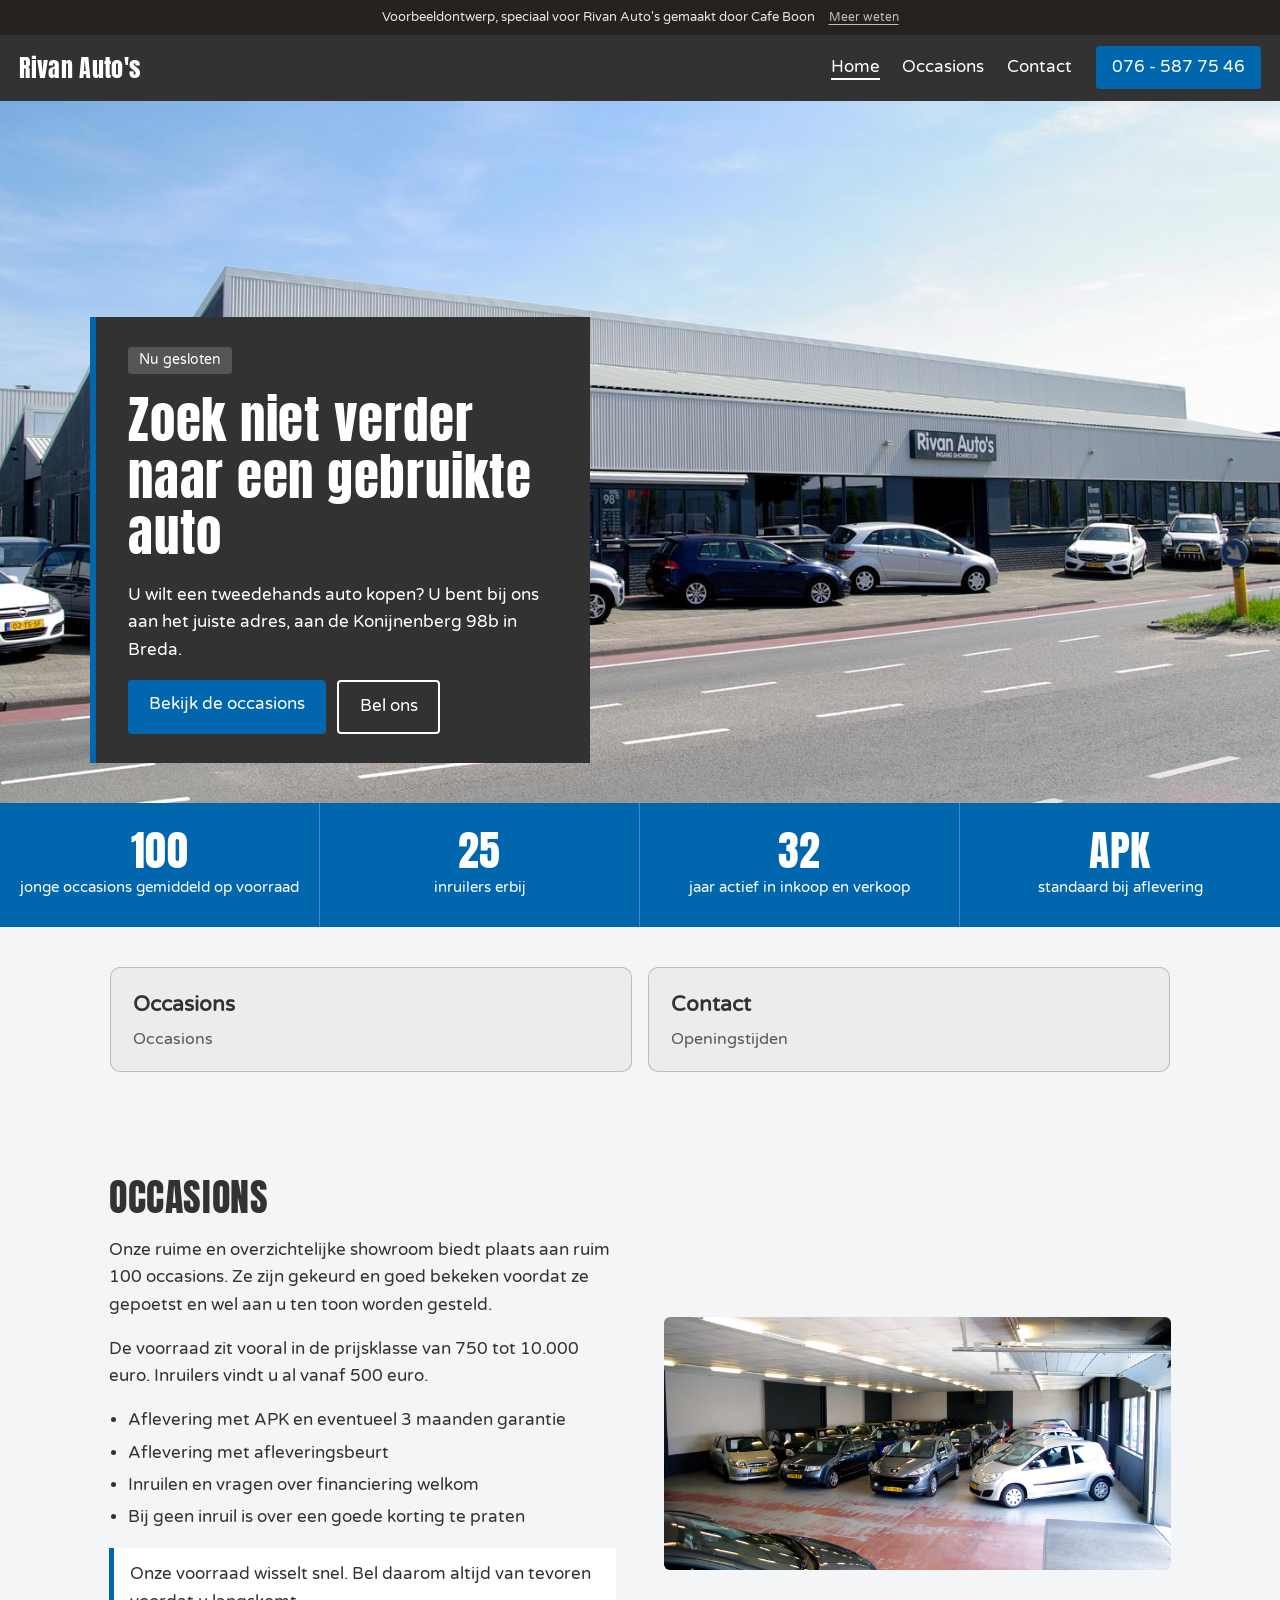
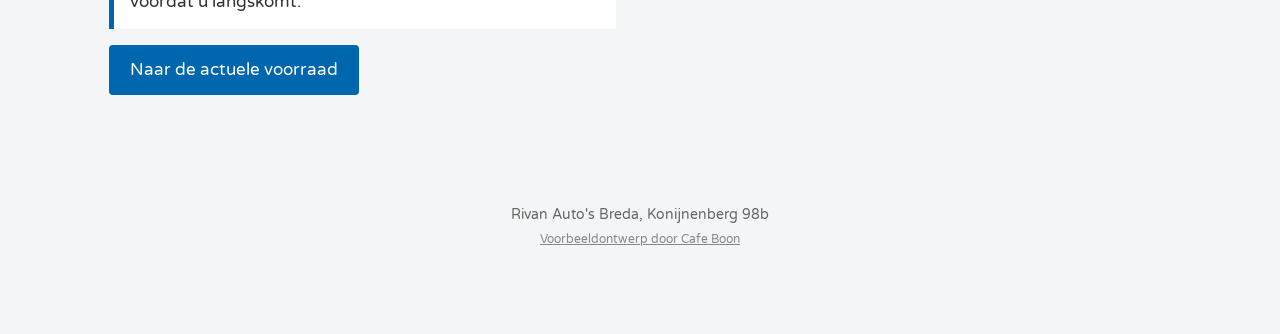
<file: index.html>
<!doctype html>
<html lang="nl">
<head>
<meta charset="utf-8">
<meta name="viewport" content="width=device-width, initial-scale=1">
<meta name="robots" content="noindex">
<title>Rivan Auto's Breda - Occasions aan de Konijnenberg</title>
<meta name="description" content="Rivan Auto's aan de Konijnenberg 98b in Breda. Gemiddeld 100 jonge occasions en 25 inruilers in een overdekte showroom. Ma t/m za open.">
<meta property="og:title" content="Rivan Auto's Breda">
<meta property="og:description" content="Gemiddeld 100 jonge occasions en 25 inruilers in een overdekte showroom.">
<meta property="og:image" content="images/pand.jpg">
<link rel="icon" type="image/svg+xml" href="images/favicon.svg">
<link rel="preconnect" href="https://fonts.googleapis.com">
<link rel="preconnect" href="https://fonts.gstatic.com" crossorigin>
<link href="https://fonts.googleapis.com/css2?family=Anton&family=Varela+Round&display=swap" rel="stylesheet">
<link rel="stylesheet" href="style.css">
</head>
<body>
<div class="vb-banner" role="note"><span>Voorbeeldontwerp, speciaal voor Rivan Auto's gemaakt door Cafe Boon</span><a href="https://cafeboon.com">Meer weten</a></div>
<header class="top">
<a class="logo" href="index.html">Rivan Auto's</a>
<nav><a aria-current="page" href="index.html">Home</a><a href="aanbod.html">Occasions</a><a href="contact.html">Contact</a></nav>
<a class="call" href="tel:+31765877546">076 - 587 75 46</a>
</header>
<div aria-label="Pagina's" class="sn-bar" role="navigation"><a aria-current="page" class="sn-link" href="index.html">Home</a><a class="sn-link" href="aanbod.html">Occasions</a><a class="sn-link" href="contact.html">Contact</a></div>
<section class="hero">
<img alt="Showroom van Rivan Auto's aan de Konijnenberg 98b in Breda" src="images/pand.jpg"/>
<div class="hero-card">
<p class="tag" id="status"></p>
<h1>Zoek niet verder naar een gebruikte auto</h1>
<p>U wilt een tweedehands auto kopen? U bent bij ons aan het juiste adres, aan de Konijnenberg 98b in Breda.</p>
<div class="actions">
<a class="btn" href="binnenkort.html">Bekijk de occasions</a>
<a class="btn ghost" href="tel:+31765877546">Bel ons</a>
</div>
</div>
</section>
<section class="facts">
<div><b>100</b><span>jonge occasions gemiddeld op voorraad</span></div>
<div><b>25</b><span>inruilers erbij</span></div>
<div><b>32</b><span>jaar actief in inkoop en verkoop</span></div>
<div><b>APK</b><span>standaard bij aflevering</span></div>
</section>
<div class="sn-cards"><a class="sn-card" href="aanbod.html"><strong>Occasions</strong><span>Occasions</span></a><a class="sn-card" href="contact.html"><strong>Contact</strong><span>Openingstijden</span></a></div>
<section class="wrap split">
<div>
<h2>Occasions</h2>
<p>Onze ruime en overzichtelijke showroom biedt plaats aan ruim 100 occasions. Ze zijn gekeurd en goed bekeken voordat ze gepoetst en wel aan u ten toon worden gesteld.</p>
<p>De voorraad zit vooral in de prijsklasse van 750 tot 10.000 euro. Inruilers vindt u al vanaf 500 euro.</p>
<ul class="ticks">
<li>Aflevering met APK en eventueel 3 maanden garantie</li>
<li>Aflevering met afleveringsbeurt</li>
<li>Inruilen en vragen over financiering welkom</li>
<li>Bij geen inruil is over een goede korting te praten</li>
</ul>
<p class="warn">Onze voorraad wisselt snel. Bel daarom altijd van tevoren voordat u langskomt.</p>
<p><a class="btn" href="binnenkort.html">Naar de actuele voorraad</a></p>
</div>
<img alt="Overdekte showroom met occasions" src="images/showroom.jpg"/>
</section>
<footer>
<p>Rivan Auto's Breda, Konijnenberg 98b</p>
<p class="credit"><a href="https://cafeboon.com">Voorbeeldontwerp door Cafe Boon</a></p>
</footer>
<a class="fab" href="tel:+31765877546">Bel</a>
<script>try{(function(){
  var h={1:[9,17],2:[9,18],3:[9,17],4:[9,18],5:[9,18],6:[9,17]};
  var n=new Date(),d=n.getDay(),m=n.getHours()+n.getMinutes()/60,el=document.getElementById('status');
  var r=document.querySelector('tr[data-d="'+d+'"]');if(r)r.className='today';
  if(h[d]&&m>=h[d][0]&&m<h[d][1]){el.textContent='Nu geopend tot '+h[d][1]+':00';el.className='tag yes'}else{el.textContent='Nu gesloten'}
})();}catch(e){}</script>
</body></html>
</file>
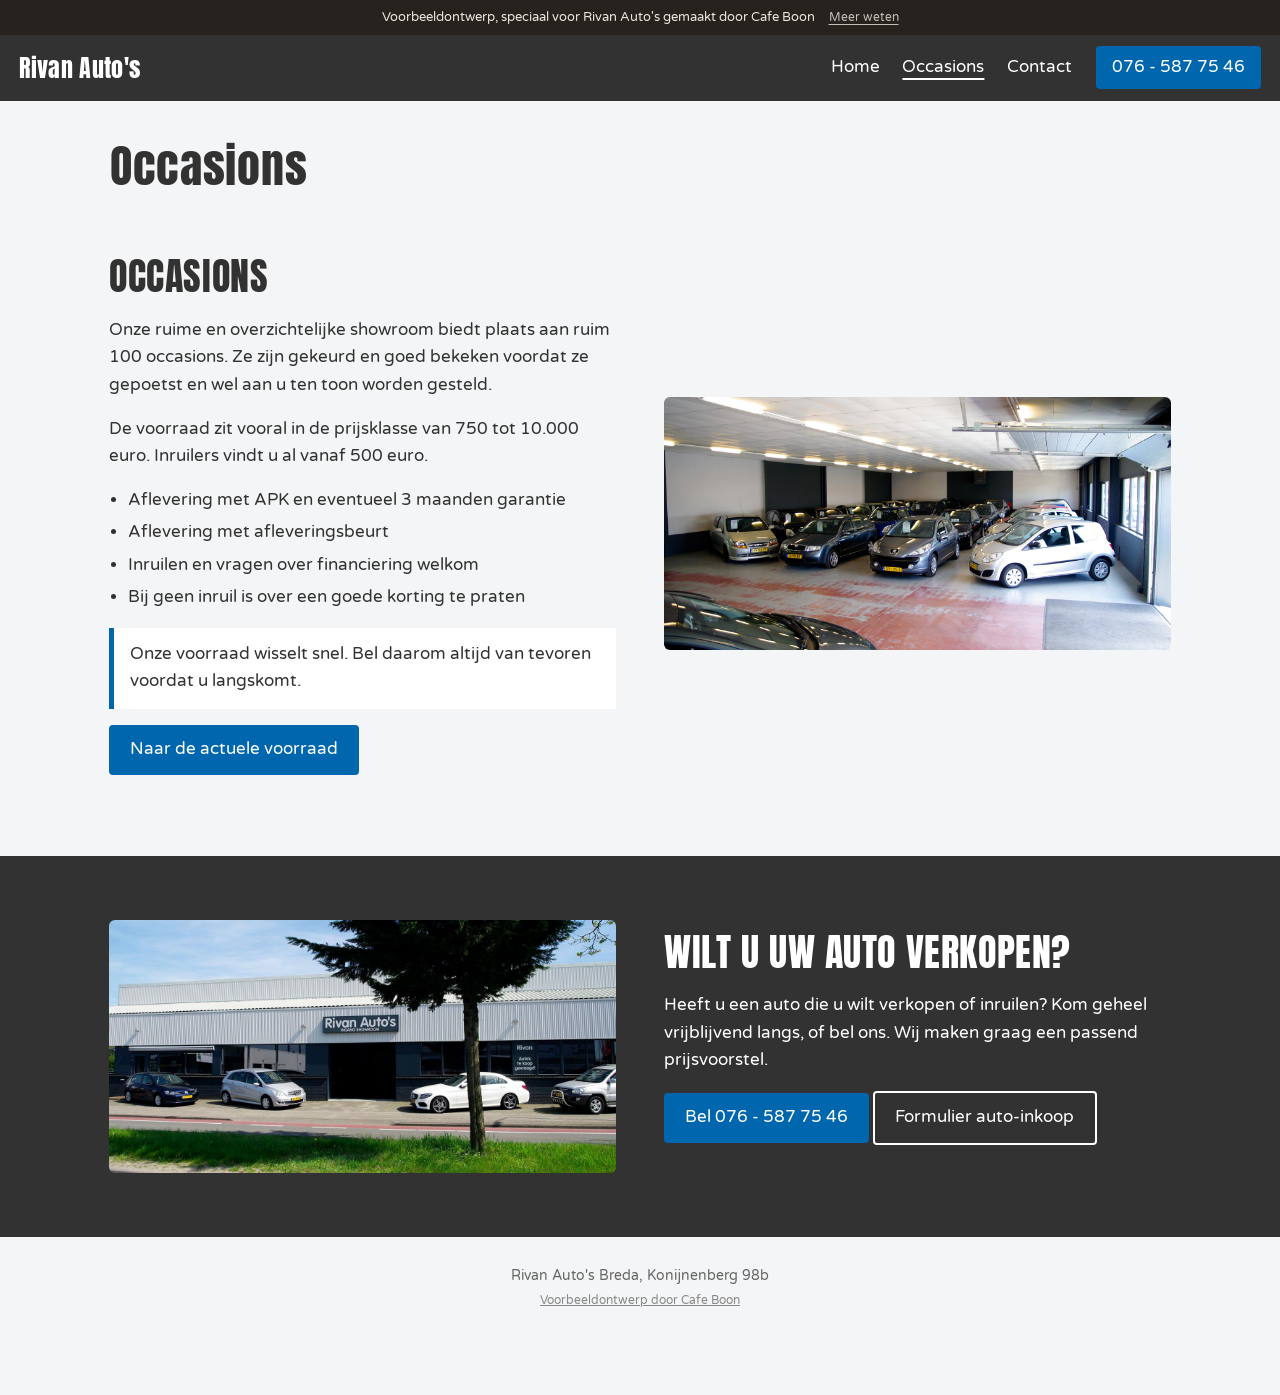
<file: aanbod.html>
<!doctype html>
<html lang="nl">
<head>
<meta charset="utf-8">
<meta name="viewport" content="width=device-width, initial-scale=1">
<meta name="robots" content="noindex">
<title>Occasions | Rivan Auto's Breda</title>
<meta name="description" content="Rivan Auto's aan de Konijnenberg 98b in Breda. Gemiddeld 100 jonge occasions en 25 inruilers in een overdekte showroom. Ma t/m za open.">
<meta property="og:title" content="Rivan Auto's Breda">
<meta property="og:description" content="Gemiddeld 100 jonge occasions en 25 inruilers in een overdekte showroom.">
<meta property="og:image" content="images/pand.jpg">
<link rel="icon" type="image/svg+xml" href="images/favicon.svg">
<link rel="preconnect" href="https://fonts.googleapis.com">
<link rel="preconnect" href="https://fonts.gstatic.com" crossorigin>
<link href="https://fonts.googleapis.com/css2?family=Anton&family=Varela+Round&display=swap" rel="stylesheet">
<link rel="stylesheet" href="style.css">
</head>
<body>
<div class="vb-banner" role="note"><span>Voorbeeldontwerp, speciaal voor Rivan Auto's gemaakt door Cafe Boon</span><a href="https://cafeboon.com">Meer weten</a></div>
<header class="top">
<a class="logo" href="index.html">Rivan Auto's</a>
<nav><a href="index.html">Home</a><a aria-current="page" href="aanbod.html">Occasions</a><a href="contact.html">Contact</a></nav>
<a class="call" href="tel:+31765877546">076 - 587 75 46</a>
</header>
<div aria-label="Pagina's" class="sn-bar" role="navigation"><a class="sn-link" href="index.html">Home</a><a aria-current="page" class="sn-link" href="aanbod.html">Occasions</a><a class="sn-link" href="contact.html">Contact</a></div>
<div class="sn-head"><h1>Occasions</h1></div>
<section class="wrap split" id="occasions">
<div>
<h2>Occasions</h2>
<p>Onze ruime en overzichtelijke showroom biedt plaats aan ruim 100 occasions. Ze zijn gekeurd en goed bekeken voordat ze gepoetst en wel aan u ten toon worden gesteld.</p>
<p>De voorraad zit vooral in de prijsklasse van 750 tot 10.000 euro. Inruilers vindt u al vanaf 500 euro.</p>
<ul class="ticks">
<li>Aflevering met APK en eventueel 3 maanden garantie</li>
<li>Aflevering met afleveringsbeurt</li>
<li>Inruilen en vragen over financiering welkom</li>
<li>Bij geen inruil is over een goede korting te praten</li>
</ul>
<p class="warn">Onze voorraad wisselt snel. Bel daarom altijd van tevoren voordat u langskomt.</p>
<p><a class="btn" href="binnenkort.html">Naar de actuele voorraad</a></p>
</div>
<img alt="Overdekte showroom met occasions" src="images/showroom.jpg"/>
</section>
<section class="band" id="inkoop">
<div class="wrap split rev">
<img alt="Ingang showroom, Auto's te koop gevraagd" src="images/showroom2.jpg"/>
<div>
<h2>Wilt u uw auto verkopen?</h2>
<p>Heeft u een auto die u wilt verkopen of inruilen? Kom geheel vrijblijvend langs, of bel ons. Wij maken graag een passend prijsvoorstel.</p>
<p><a class="btn" href="tel:+31765877546">Bel 076 - 587 75 46</a> <a class="btn ghost" href="auto-inkoop.html">Formulier auto-inkoop</a></p>
</div>
</div>
</section>
<footer>
<p>Rivan Auto's Breda, Konijnenberg 98b</p>
<p class="credit"><a href="https://cafeboon.com">Voorbeeldontwerp door Cafe Boon</a></p>
</footer>
<a class="fab" href="tel:+31765877546">Bel</a>
<script>try{(function(){
  var h={1:[9,17],2:[9,18],3:[9,17],4:[9,18],5:[9,18],6:[9,17]};
  var n=new Date(),d=n.getDay(),m=n.getHours()+n.getMinutes()/60,el=document.getElementById('status');
  var r=document.querySelector('tr[data-d="'+d+'"]');if(r)r.className='today';
  if(h[d]&&m>=h[d][0]&&m<h[d][1]){el.textContent='Nu geopend tot '+h[d][1]+':00';el.className='tag yes'}else{el.textContent='Nu gesloten'}
})();}catch(e){}</script>
</body></html>
</file>
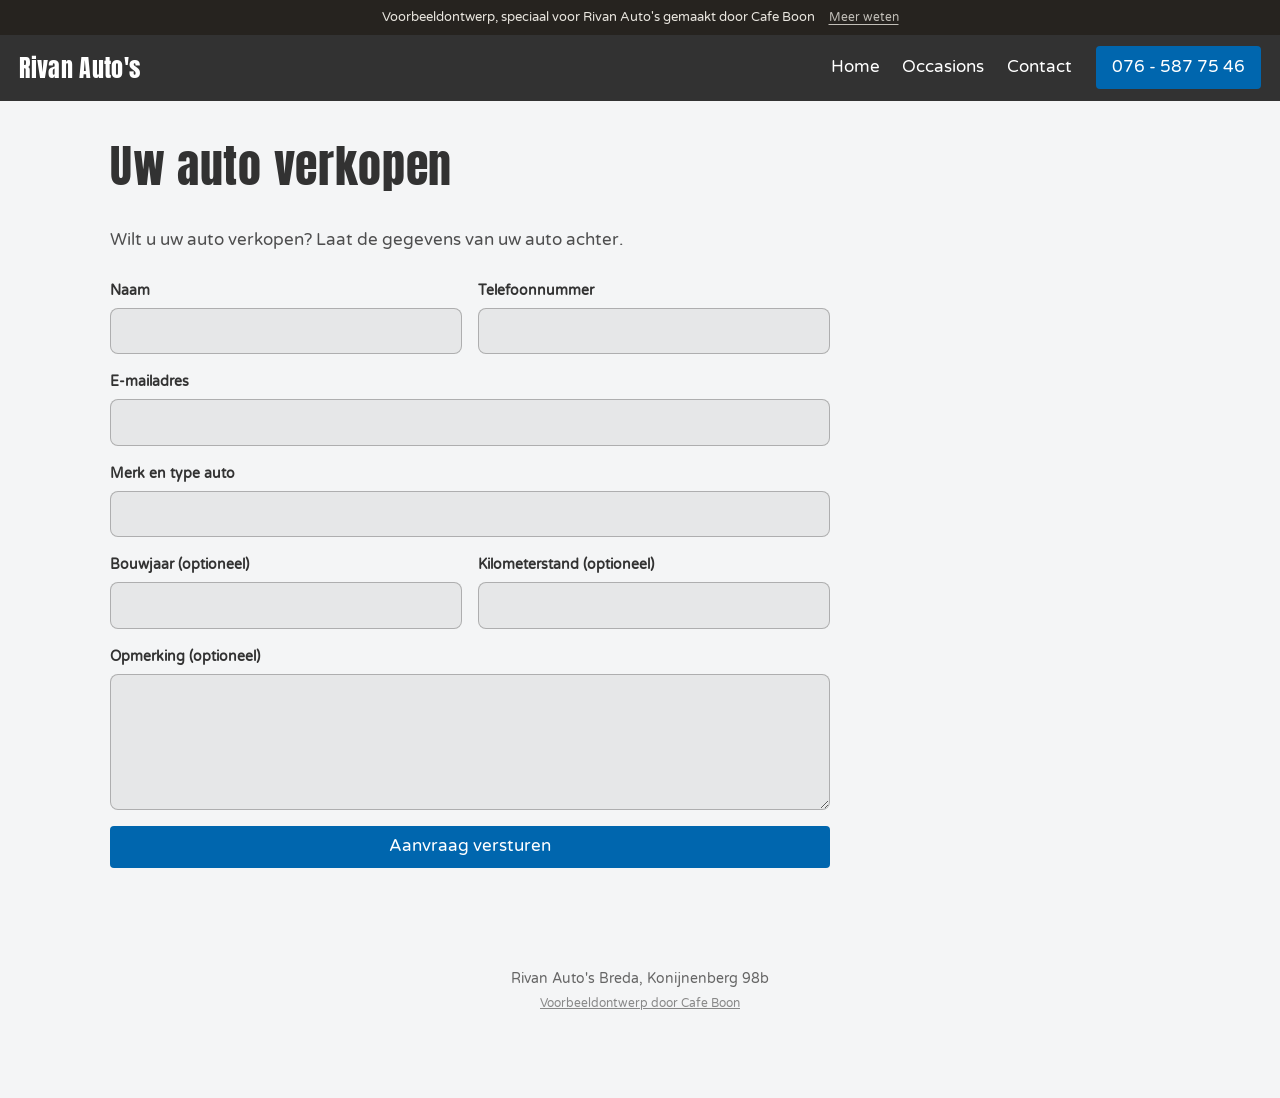
<file: auto-inkoop.html>
<!doctype html>
<html lang="nl">
<head>
<meta charset="utf-8">
<meta name="viewport" content="width=device-width, initial-scale=1">
<meta name="robots" content="noindex">
<title>Uw auto verkopen | Rivan Auto's</title>
<meta name="description" content="Uw auto verkopen bij Rivan Auto&#x27;s.">
<meta property="og:title" content="Rivan Auto's Breda">
<meta property="og:description" content="Gemiddeld 100 jonge occasions en 25 inruilers in een overdekte showroom.">
<meta property="og:image" content="images/pand.jpg">
<link rel="icon" type="image/svg+xml" href="images/favicon.svg">
<link rel="preconnect" href="https://fonts.googleapis.com">
<link rel="preconnect" href="https://fonts.gstatic.com" crossorigin>
<link href="https://fonts.googleapis.com/css2?family=Anton&family=Varela+Round&display=swap" rel="stylesheet">
<link rel="stylesheet" href="style.css">
</head>
<body>
<div class="vb-banner" role="note"><span>Voorbeeldontwerp, speciaal voor Rivan Auto's gemaakt door Cafe Boon</span><a href="https://cafeboon.com">Meer weten</a></div>
<header class="top">
<a class="logo" href="index.html">Rivan Auto's</a>
<nav><a href="index.html">Home</a><a href="aanbod.html">Occasions</a><a href="contact.html">Contact</a></nav>
<a class="call" href="tel:+31765877546">076 - 587 75 46</a>
</header>
<div aria-label="Pagina's" class="sn-bar" role="navigation"><a class="sn-link" href="index.html">Home</a><a class="sn-link" href="aanbod.html">Occasions</a><a class="sn-link" href="contact.html">Contact</a></div>
<div class="sn-head"><h1>Uw auto verkopen</h1></div>
<section class="sn-formsec" id="formulier"><div class="sn-formwrap"><p class="sn-lead">Wilt u uw auto verkopen? Laat de gegevens van uw auto achter.</p><form class="sn-form" id="sn-form"><div class="sn-field"><label for="naam">Naam</label><input id="naam" name="naam" type="text" required autocomplete="name"></div><div class="sn-field"><label for="tel">Telefoonnummer</label><input id="tel" name="tel" type="tel" required autocomplete="tel"></div><div class="sn-field full"><label for="email">E-mailadres</label><input id="email" name="email" type="email" required autocomplete="email"></div><div class="sn-field full"><label for="auto">Merk en type auto</label><input id="auto" name="auto" type="text" required></div><div class="sn-field"><label for="bouwjaar">Bouwjaar (optioneel)</label><input id="bouwjaar" name="bouwjaar" type="text"></div><div class="sn-field"><label for="km">Kilometerstand (optioneel)</label><input id="km" name="km" type="text"></div><div class="sn-field full"><label for="opm">Opmerking (optioneel)</label><textarea id="opm" name="opm" rows="5"></textarea></div><div class="sn-field full"><button class="btn" type="submit">Aanvraag versturen</button></div></form></div></section>
<script>(function(){var f=document.getElementById('sn-form');if(!f)return;f.addEventListener('submit',function(e){e.preventDefault();if(!f.checkValidity()){f.reportValidity();return;}var d=document.createElement('div');d.className='sn-done';d.setAttribute('role','status');d.tabIndex=-1;d.innerHTML='<h2>Bedankt voor uw aanvraag</h2><p>Dit is een voorbeeldwebsite van Cafe Boon. Uw aanvraag is daarom niet verstuurd. Neem voor een echte auto-inkoop contact op via <a href="tel:+31765877546">076 - 587 75 46</a>.</p>';f.parentNode.replaceChild(d,f);d.focus();});})();</script>
<footer>
<p>Rivan Auto's Breda, Konijnenberg 98b</p>
<p class="credit"><a href="https://cafeboon.com">Voorbeeldontwerp door Cafe Boon</a></p>
</footer>
<a class="fab" href="tel:+31765877546">Bel</a>
<script>try{(function(){
  var h={1:[9,17],2:[9,18],3:[9,17],4:[9,18],5:[9,18],6:[9,17]};
  var n=new Date(),d=n.getDay(),m=n.getHours()+n.getMinutes()/60,el=document.getElementById('status');
  var r=document.querySelector('tr[data-d="'+d+'"]');if(r)r.className='today';
  if(h[d]&&m>=h[d][0]&&m<h[d][1]){el.textContent='Nu geopend tot '+h[d][1]+':00';el.className='tag yes'}else{el.textContent='Nu gesloten'}
})();}catch(e){}</script>
</body></html>
</file>
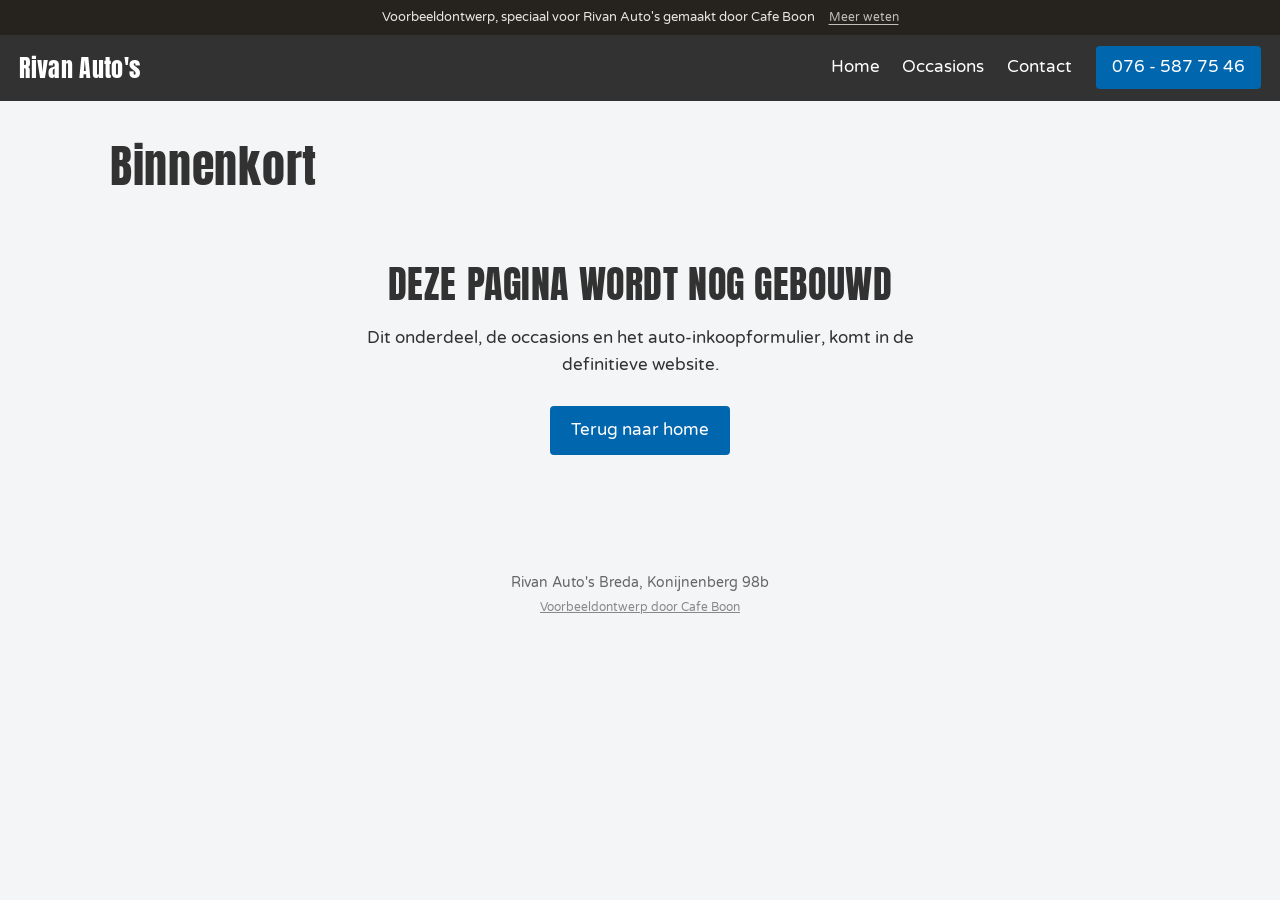
<file: binnenkort.html>
<!doctype html>
<html lang="nl">
<head>
<meta charset="utf-8">
<meta name="viewport" content="width=device-width, initial-scale=1">
<meta name="robots" content="noindex">
<title>Binnenkort | Rivan Auto's Breda</title>
<meta name="description" content="Rivan Auto's aan de Konijnenberg 98b in Breda. Gemiddeld 100 jonge occasions en 25 inruilers in een overdekte showroom. Ma t/m za open.">
<meta property="og:title" content="Rivan Auto's Breda">
<meta property="og:description" content="Gemiddeld 100 jonge occasions en 25 inruilers in een overdekte showroom.">
<meta property="og:image" content="images/pand.jpg">
<link rel="icon" type="image/svg+xml" href="images/favicon.svg">
<link rel="preconnect" href="https://fonts.googleapis.com">
<link rel="preconnect" href="https://fonts.gstatic.com" crossorigin>
<link href="https://fonts.googleapis.com/css2?family=Anton&family=Varela+Round&display=swap" rel="stylesheet">
<link rel="stylesheet" href="style.css">
</head>
<body>
<div class="vb-banner" role="note"><span>Voorbeeldontwerp, speciaal voor Rivan Auto's gemaakt door Cafe Boon</span><a href="https://cafeboon.com">Meer weten</a></div>
<header class="top">
<a class="logo" href="index.html">Rivan Auto's</a>
<nav><a href="index.html">Home</a><a href="aanbod.html">Occasions</a><a href="contact.html">Contact</a></nav>
<a class="call" href="tel:+31765877546">076 - 587 75 46</a>
</header>
<div aria-label="Pagina's" class="sn-bar" role="navigation"><a class="sn-link" href="index.html">Home</a><a class="sn-link" href="aanbod.html">Occasions</a><a class="sn-link" href="contact.html">Contact</a></div>
<div class="sn-head"><h1>Binnenkort</h1></div>
<section class="binnenkort"><div class="wrap" style="padding:72px 0;text-align:center"><h2>Deze pagina wordt nog gebouwd</h2><p style="max-width:34em;margin:14px auto 26px">Dit onderdeel, de occasions en het auto-inkoopformulier, komt in de definitieve website.</p><p><a class="btn" href="index.html">Terug naar home</a></p></div></section>
<footer>
<p>Rivan Auto's Breda, Konijnenberg 98b</p>
<p class="credit"><a href="https://cafeboon.com">Voorbeeldontwerp door Cafe Boon</a></p>
</footer>
<a class="fab" href="tel:+31765877546">Bel</a>
</body></html>
</file>
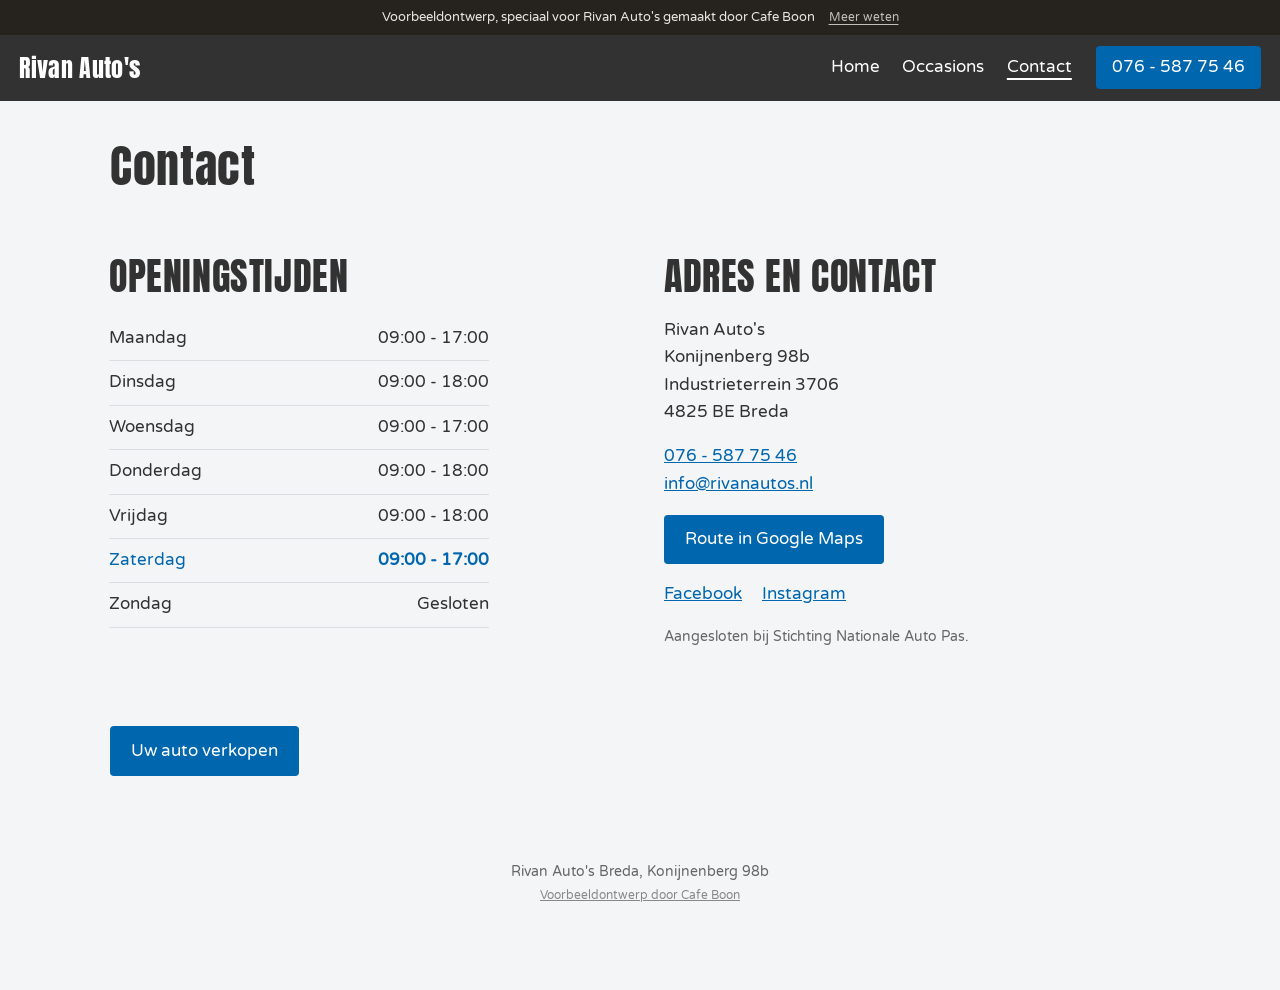
<file: contact.html>
<!doctype html>
<html lang="nl">
<head>
<meta charset="utf-8">
<meta name="viewport" content="width=device-width, initial-scale=1">
<meta name="robots" content="noindex">
<title>Contact | Rivan Auto's Breda</title>
<meta name="description" content="Rivan Auto's aan de Konijnenberg 98b in Breda. Gemiddeld 100 jonge occasions en 25 inruilers in een overdekte showroom. Ma t/m za open.">
<meta property="og:title" content="Rivan Auto's Breda">
<meta property="og:description" content="Gemiddeld 100 jonge occasions en 25 inruilers in een overdekte showroom.">
<meta property="og:image" content="images/pand.jpg">
<link rel="icon" type="image/svg+xml" href="images/favicon.svg">
<link rel="preconnect" href="https://fonts.googleapis.com">
<link rel="preconnect" href="https://fonts.gstatic.com" crossorigin>
<link href="https://fonts.googleapis.com/css2?family=Anton&family=Varela+Round&display=swap" rel="stylesheet">
<link rel="stylesheet" href="style.css">
</head>
<body>
<div class="vb-banner" role="note"><span>Voorbeeldontwerp, speciaal voor Rivan Auto's gemaakt door Cafe Boon</span><a href="https://cafeboon.com">Meer weten</a></div>
<header class="top">
<a class="logo" href="index.html">Rivan Auto's</a>
<nav><a href="index.html">Home</a><a href="aanbod.html">Occasions</a><a aria-current="page" href="contact.html">Contact</a></nav>
<a class="call" href="tel:+31765877546">076 - 587 75 46</a>
</header>
<div aria-label="Pagina's" class="sn-bar" role="navigation"><a class="sn-link" href="index.html">Home</a><a class="sn-link" href="aanbod.html">Occasions</a><a aria-current="page" class="sn-link" href="contact.html">Contact</a></div>
<div class="sn-head"><h1>Contact</h1></div>
<section class="wrap two" id="contact">
<div>
<h2>Openingstijden</h2>
<table>
<tr data-d="1"><th>Maandag</th><td>09:00 - 17:00</td></tr>
<tr data-d="2"><th>Dinsdag</th><td>09:00 - 18:00</td></tr>
<tr data-d="3"><th>Woensdag</th><td>09:00 - 17:00</td></tr>
<tr data-d="4"><th>Donderdag</th><td>09:00 - 18:00</td></tr>
<tr data-d="5"><th>Vrijdag</th><td>09:00 - 18:00</td></tr>
<tr data-d="6"><th>Zaterdag</th><td>09:00 - 17:00</td></tr>
<tr data-d="0"><th>Zondag</th><td>Gesloten</td></tr>
</table>
</div>
<div>
<h2>Adres en contact</h2>
<p>Rivan Auto's<br/>Konijnenberg 98b<br/>Industrieterrein 3706<br/>4825 BE Breda</p>
<p><a href="tel:+31765877546">076 - 587 75 46</a><br/><a href="mailto:info@rivanautos.nl">info@rivanautos.nl</a></p>
<p><a class="btn" href="https://www.google.com/maps/dir/?api=1&amp;destination=Konijnenberg+98b+4825+BE+Breda">Route in Google Maps</a></p>
<p class="soc"><a href="https://www.facebook.com/rivanautos/">Facebook</a> <a href="https://www.instagram.com/rivanautosbreda/">Instagram</a></p>
<p class="small">Aangesloten bij Stichting Nationale Auto Pas.</p>
</div>
</section>
<section class="sn-formsec sn-formlink"><div class="sn-formwrap"><a class="btn" href="auto-inkoop.html">Uw auto verkopen</a></div></section>
<footer>
<p>Rivan Auto's Breda, Konijnenberg 98b</p>
<p class="credit"><a href="https://cafeboon.com">Voorbeeldontwerp door Cafe Boon</a></p>
</footer>
<a class="fab" href="tel:+31765877546">Bel</a>
<script>try{(function(){
  var h={1:[9,17],2:[9,18],3:[9,17],4:[9,18],5:[9,18],6:[9,17]};
  var n=new Date(),d=n.getDay(),m=n.getHours()+n.getMinutes()/60,el=document.getElementById('status');
  var r=document.querySelector('tr[data-d="'+d+'"]');if(r)r.className='today';
  if(h[d]&&m>=h[d][0]&&m<h[d][1]){el.textContent='Nu geopend tot '+h[d][1]+':00';el.className='tag yes'}else{el.textContent='Nu gesloten'}
})();}catch(e){}</script>
</body></html>
</file>
<file: style.css>
:root{--char:#323232;--blue:#0066ae;--bg:#f4f5f6;--line:#dcdfe2}
*{box-sizing:border-box}
body{margin:0;font-family:"Varela Round",sans-serif;color:var(--char);background:var(--bg);line-height:1.65;font-size:1.04rem}
h1,h2,.logo,.facts b{font-family:Anton,sans-serif;font-weight:400;letter-spacing:.015em;line-height:1.1}
h1{font-size:clamp(2rem,5.5vw,3.2rem);margin:.2em 0 .4em}
h2{font-size:clamp(1.8rem,4vw,2.4rem);margin:0 0 .5em;text-transform:uppercase}
a{color:var(--blue)}
.top{display:flex;align-items:center;gap:1.5rem;padding:.7rem 1.2rem;background:var(--char);position:sticky;top:0;z-index:5}
.logo{color:#fff;text-decoration:none;font-size:1.5rem}
.top nav{margin-left:auto;display:flex;gap:1.4rem}.top nav a{color:#fff;text-decoration:none}
.call{background:var(--blue);color:#fff;text-decoration:none;padding:.5rem 1rem;border-radius:4px;white-space:nowrap}
.hero{position:relative;height:78vh;min-height:460px;background:#8aa}
.hero>img{width:100%;height:100%;object-fit:cover;display:block;object-position:60% 50%}
.hero-card{position:absolute;left:max(1.2rem,calc((100vw - 1100px)/2));bottom:2.5rem;background:var(--char);color:#fff;padding:1.8rem 2rem;max-width:500px;border-left:6px solid var(--blue)}
.hero-card p{margin:0 0 1rem}
.tag{display:inline-block;background:#555;padding:.15rem .7rem;font-size:.85rem;border-radius:3px;margin:0 0 .5rem!important}.tag.yes{background:#2e7d32}
.actions{display:flex;gap:.7rem;flex-wrap:wrap}
.btn{display:inline-block;background:var(--blue);color:#fff;padding:.7rem 1.3rem;text-decoration:none;border-radius:4px}
.btn.ghost{background:transparent;border:2px solid currentColor}
.hero-card .btn.ghost{color:#fff}.band .btn.ghost{color:#fff}
.facts{display:grid;grid-template-columns:repeat(4,1fr);background:var(--blue);color:#fff;text-align:center}
.facts div{padding:1.6rem 1rem;border-right:1px solid rgba(255,255,255,.25)}.facts div:last-child{border:0}
.facts b{display:block;font-size:2.6rem;font-weight:400}.facts span{font-size:.95rem}
.wrap{max-width:1100px;margin:0 auto;padding:4rem 1.2rem}
.split{display:grid;grid-template-columns:1fr 1fr;gap:3rem;align-items:center}
.split img{width:100%;border-radius:6px;display:block}
.ticks{padding-left:1.2rem}.ticks li{margin:.3rem 0}
.warn{background:#fff;border-left:5px solid var(--blue);padding:.8rem 1rem}
.band{background:var(--char);color:#fff}
.two{display:grid;grid-template-columns:1fr 1fr;gap:3rem}
table{border-collapse:collapse;width:100%;max-width:380px}
th{text-align:left;font-weight:400}td{text-align:right}
th,td{padding:.5rem 0;border-bottom:1px solid var(--line)}
tr.today{color:var(--blue);font-weight:700}
.soc a{margin-right:1rem}.small{font-size:.88rem;color:#666}
footer{text-align:center;padding:1.5rem 1rem 5rem;font-size:.9rem;color:#666}
footer p{margin:.2rem}.credit{font-size:.78rem}.credit a{color:#888}
.fab{display:none}
@media(max-width:760px){
.top nav,.call{display:none}
.hero{height:auto;min-height:0}.hero>img{height:240px}.hero-card{position:static;max-width:none}
.facts{grid-template-columns:1fr 1fr}.facts div{border-bottom:1px solid rgba(255,255,255,.25)}
.split,.two{grid-template-columns:1fr;gap:2rem}.rev img{order:2}
.fab{display:block;position:fixed;right:1rem;bottom:1rem;background:var(--blue);color:#fff;text-decoration:none;padding:.9rem 1.5rem;border-radius:999px;box-shadow:0 4px 12px rgba(0,0,0,.3);z-index:9}}
/* sitenav:start */
.sn-bar{display:none;gap:6px;overflow-x:auto;white-space:nowrap;-webkit-overflow-scrolling:touch;padding:8px 12px;background:inherit;color:inherit;font:inherit;line-height:1.2;border-bottom:1px solid rgba(128,128,128,.35);box-sizing:border-box;max-width:100%}
.sn-bar a.sn-link{flex:0 0 auto;padding:9px 15px;border-radius:999px;color:inherit;text-decoration:none;font-size:15px;font-weight:600;letter-spacing:0;text-transform:none;margin:0}
.sn-bar a.sn-link[aria-current="page"]{background:rgba(128,128,128,.2);box-shadow:inset 0 -2px 0 currentColor}
@media(max-width:760px){.sn-bar{display:flex}}
nav a[aria-current="page"]:not(.cta):not(.btn):not(.call){text-decoration:underline;text-underline-offset:6px;text-decoration-thickness:2px}
.sn-head{max-width:1100px;margin:0 auto;padding:40px 20px 0;box-sizing:border-box}
.sn-head h1{margin:0;color:inherit;font-size:clamp(30px,5vw,46px);line-height:1.1}
.sn-cards{max-width:1100px;margin:0 auto;padding:40px 20px;display:grid;grid-template-columns:repeat(auto-fit,minmax(230px,1fr));gap:16px;box-sizing:border-box}
.sn-card{display:block;padding:20px 22px;border:1px solid rgba(128,128,128,.45);border-radius:10px;background:rgba(128,128,128,.07);color:inherit;text-decoration:none;min-width:0}
.sn-card strong{display:block;font-size:1.25em;margin:0 0 6px;color:inherit}
.sn-card span{display:block;opacity:.8;font-size:.95em;line-height:1.4}
.sn-card:hover,.sn-card:focus-visible{border-color:currentColor}
/* sitenav:end */
/* voorbeeld-formulier:start */
@layer sn{.sn-form button.btn{border:0;font:inherit;cursor:pointer;line-height:1.2}}
.sn-formsec{padding:36px 0 72px}
.sn-formwrap{max-width:1100px;margin:0 auto;padding:0 20px;box-sizing:border-box}
.sn-formwrap>h2{margin:0 0 12px}
.sn-formwrap>.sn-lead,.sn-formwrap>.sn-form,.sn-formwrap>.sn-done{max-width:720px}
.sn-formwrap .sn-lead{margin:0 0 24px;opacity:.85}
.sn-form{display:grid;grid-template-columns:1fr 1fr;gap:16px}
.sn-field{display:flex;flex-direction:column;gap:6px;min-width:0;text-align:left}
.sn-field.full{grid-column:1/-1}
.sn-field label{font-size:14px;font-weight:600}
.sn-field input,.sn-field select,.sn-field textarea{font:inherit;font-size:16px;line-height:1.4;color:inherit;background:rgba(128,128,128,.12);border:1px solid rgba(128,128,128,.55);border-radius:8px;padding:11px 12px;width:100%;box-sizing:border-box;min-width:0;max-width:100%;-webkit-appearance:none;appearance:none}
.sn-field select{background-image:linear-gradient(45deg,transparent 50%,currentColor 50%),linear-gradient(135deg,currentColor 50%,transparent 50%);background-position:calc(100% - 20px) 50%,calc(100% - 15px) 50%;background-size:5px 5px;background-repeat:no-repeat;padding-right:38px}
.sn-field select option{color:#111;background:#fff}
.sn-field textarea{resize:vertical}
.sn-field input:focus,.sn-field select:focus,.sn-field textarea:focus{outline:2px solid currentColor;outline-offset:1px}
.sn-done{padding:28px;border:1px solid rgba(128,128,128,.55);border-radius:12px;background:rgba(128,128,128,.1)}
.sn-done h2{margin:0 0 10px}
.sn-done p{margin:0}
.sn-done a{text-decoration:underline;text-underline-offset:3px;font-weight:600}
.sn-formlink{padding:0 0 56px}
@media(max-width:640px){.sn-form{grid-template-columns:1fr}.sn-formsec{padding:24px 0 56px}}
/* voorbeeld-formulier:end */
/* voorbeeldbanner:start */
.vb-banner{display:flex;flex-wrap:wrap;justify-content:center;align-items:baseline;gap:2px 14px;padding:8px 16px;background:#26231f;color:#e9e6df;font-size:13px;line-height:1.45;letter-spacing:0;text-transform:none;font-weight:400;text-align:center;position:relative;z-index:1000}
.vb-banner a{color:inherit;opacity:.8;text-decoration:underline;text-underline-offset:3px;font-size:12px;font-weight:400;white-space:nowrap;letter-spacing:0;text-transform:none}
.vb-banner a:hover{opacity:1}
/* voorbeeldbanner:end */
</file>
